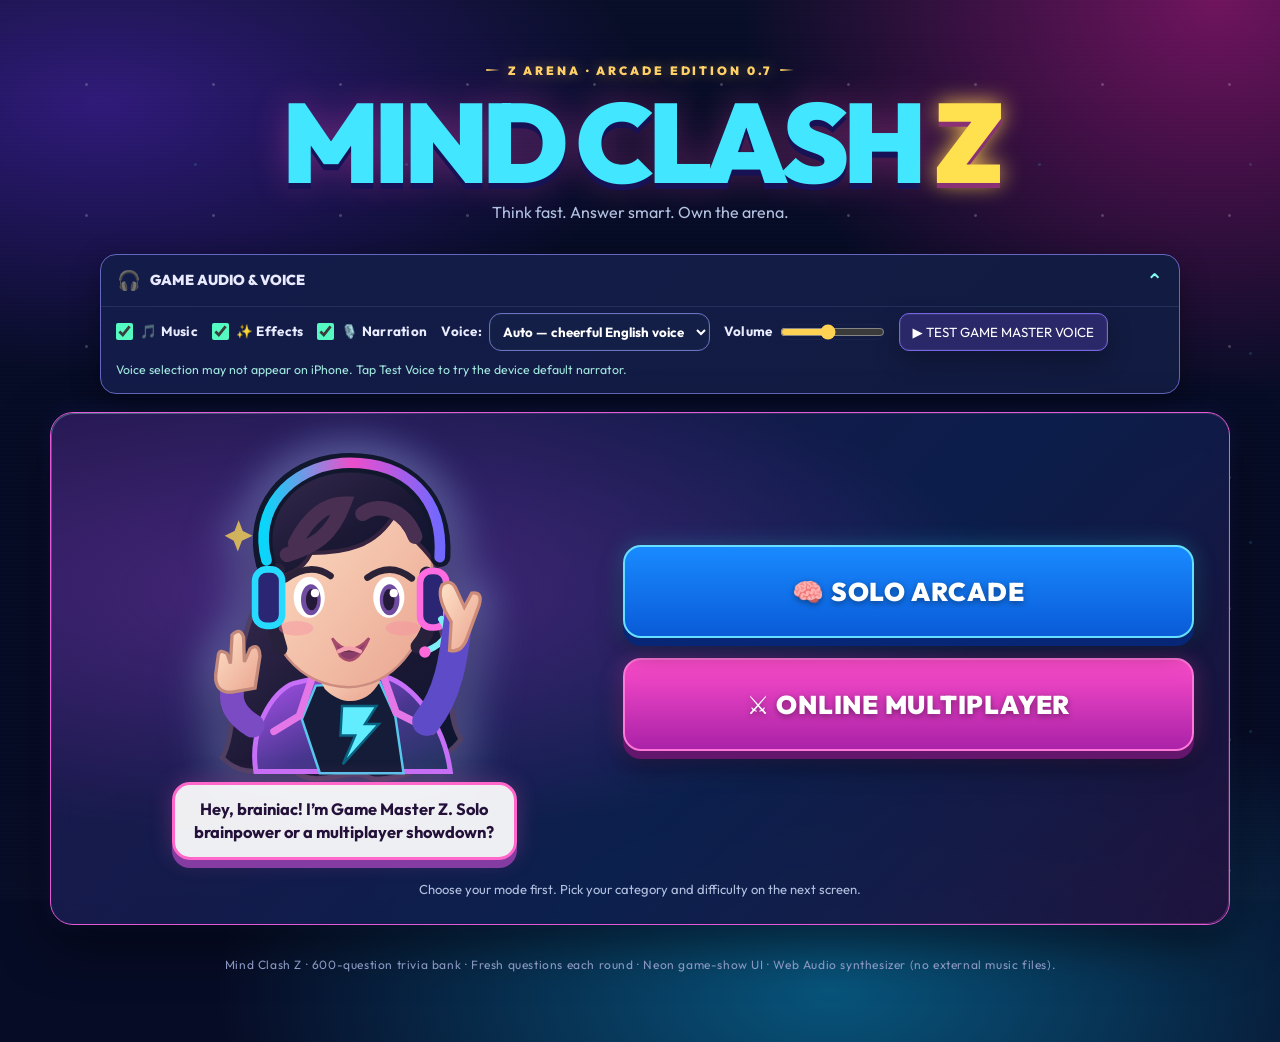
<file: index.html>
<!DOCTYPE html><html lang="en"><head><meta charset="UTF-8"><meta name="viewport" content="width=device-width,initial-scale=1"><title>Mind Clash Z — Quiz Arena</title><style>
:root{color-scheme:dark;--bg:#060816;--bg2:#0d1230;--panel:#0d1630cc;--panel2:#131f43f2;--line:#3b4f87;--mint:#7dffd8;--cyan:#61e9ff;--purple:#b594ff;--pink:#ff6fd8;--gold:#ffd166;--red:#ff5f91;--ink:#f7fbff;--muted:#b3c1e1;--shadow:0 0 0 1px #ffffff0b,inset 0 0 0 1px #ffffff08,0 18px 45px #00000066,0 0 32px #6c6cff24}*{box-sizing:border-box}html,body{min-height:100%}body{margin:0;color:var(--ink);font-family:Inter,system-ui,Segoe UI,sans-serif;background:radial-gradient(circle at 15% 15%,#172859 0,#0c1430 24%,transparent 45%),radial-gradient(circle at 85% 10%,#38145a 0,#1a133d 22%,transparent 42%),radial-gradient(circle at 50% 85%,#0b5c63 0,#071527 28%,transparent 46%),linear-gradient(180deg,#030511,#07101f 34%,#050814 100%);position:relative;overflow-x:hidden}body:before,body:after{content:"";position:fixed;inset:0;pointer-events:none;z-index:-1}body:before{background:repeating-linear-gradient(90deg,#ffffff0a 0 1px,transparent 1px 60px),repeating-linear-gradient(0deg,#ffffff07 0 1px,transparent 1px 60px);opacity:.22}body:after{background:linear-gradient(180deg,#ffffff08 0,transparent 12%,transparent 88%,#ffffff08 100%),repeating-linear-gradient(180deg,#ffffff05 0 2px,transparent 2px 4px);mix-blend-mode:screen;opacity:.18}main{width:min(1180px,94vw);margin:auto;padding:30px 0 70px}.eyebrow{display:inline-flex;align-items:center;gap:8px;color:var(--gold);font-size:12px;letter-spacing:.24em;font-weight:900;text-transform:uppercase;text-shadow:0 0 14px #ffd16677}.eyebrow:before,.eyebrow:after{content:"";width:14px;height:2px;border-radius:999px;background:linear-gradient(90deg,var(--gold),transparent)}.mast{padding:10px 0 8px}.mast h1{font-size:clamp(3rem,8vw,6rem);letter-spacing:-.08em;margin:8px 0 4px;line-height:.92;text-shadow:0 0 18px #74a4ff33,0 0 38px #8b63ff22}.mast h1 span{color:var(--mint);text-shadow:0 0 15px #7dffd899,0 0 42px #7dffd855}.muted,.hint{color:var(--muted)}.hint{font-size:13px;line-height:1.5}.panel{position:relative;background:linear-gradient(160deg,#101a37d9,#0b1328ee 55%,#111a39f2);border:1px solid #4f67a4;border-radius:24px;padding:24px;margin:18px 0;box-shadow:var(--shadow);backdrop-filter:blur(8px);overflow:hidden}.panel:before{content:"";position:absolute;inset:0;border-radius:inherit;padding:1px;background:linear-gradient(135deg,#7dffd84f,transparent 25%,transparent 70%,#ff6fd847);-webkit-mask:linear-gradient(#000 0 0) content-box,linear-gradient(#000 0 0);-webkit-mask-composite:xor;mask-composite:exclude;pointer-events:none}.panel:after{content:"";position:absolute;inset:-60% auto auto -20%;width:220px;height:220px;border-radius:50%;background:radial-gradient(circle,#61e9ff24 0,transparent 65%);pointer-events:none}h2{margin:6px 0 15px;font-size:clamp(1.25rem,2vw,1.6rem);letter-spacing:-.02em}.grid{display:grid;grid-template-columns:repeat(2,minmax(0,1fr));gap:15px}.layout{display:grid;grid-template-columns:minmax(0,2fr) minmax(270px,1fr);gap:18px}.row{display:flex;align-items:center;justify-content:space-between;gap:12px;flex-wrap:wrap}.chip{position:relative;border:1px solid #5d73b6;background:linear-gradient(180deg,#1a2650,#131d3a);border-radius:999px;padding:7px 12px;color:#eff7ff;font-size:12px;font-weight:850;letter-spacing:.05em;text-transform:uppercase;box-shadow:inset 0 0 0 1px #ffffff10,0 0 18px #7e5cff22}.chip#phase{color:var(--gold);border-color:#ad8c36;box-shadow:inset 0 0 0 1px #ffffff10,0 0 18px #ffd16633}select,input,button{font:inherit}select,input{width:100%;border:1px solid #5a6fae;background:linear-gradient(180deg,#071222,#0c1730);color:#fff;border-radius:12px;padding:13px 14px;margin:6px 0 10px;box-shadow:inset 0 0 0 1px #ffffff08}select:focus,input:focus{outline:none;border-color:var(--cyan);box-shadow:0 0 0 3px #61e9ff22,0 0 18px #61e9ff22}label{color:#dce5ff;font-size:13px;font-weight:700;letter-spacing:.02em}button{cursor:pointer;background:linear-gradient(180deg,#1d2f5f,#132142);color:#fff;border:1px solid #6279bb;border-radius:14px;padding:14px 16px;transition:transform .12s ease,box-shadow .15s ease,border-color .15s ease,background .15s ease;box-shadow:0 10px 24px #00000040,inset 0 0 0 1px #ffffff10;position:relative;overflow:hidden}button:hover:not(:disabled){transform:translateY(-1px) scale(1.01);border-color:var(--cyan);box-shadow:0 0 0 1px #61e9ff33,0 12px 30px #00000045,0 0 18px #61e9ff2c}button:active:not(:disabled){transform:translateY(1px) scale(.995)}button:disabled{opacity:.55;cursor:default}.primary{background:linear-gradient(90deg,var(--mint),var(--cyan));color:#07151f;border-color:transparent;font-weight:950;text-align:center;letter-spacing:.08em;text-transform:uppercase;box-shadow:0 10px 28px #38ffd14f,0 0 24px #61e9ff33}.primary:hover:not(:disabled){background:linear-gradient(90deg,#a6ffe9,#8ef0ff);color:#04131a}.wide{width:100%;margin-top:12px;text-align:center}.options{display:grid;grid-template-columns:repeat(2,1fr);gap:12px;margin:18px 0}.option{text-align:left;min-height:74px;display:flex;align-items:center;gap:10px;font-weight:700;background:linear-gradient(180deg,#182756,#111d40)}.option strong{display:grid;place-items:center;width:34px;height:34px;border-radius:10px;background:linear-gradient(180deg,#5b6cff,#8d70ff);color:#fff;box-shadow:0 0 15px #8d70ff40;margin-right:0;flex:0 0 auto}.option.picked{border:2px solid var(--purple);background:linear-gradient(180deg,#372d63,#24224d);box-shadow:0 0 0 1px #c29eff22,0 0 24px #8d70ff26}.option.correct{border:2px solid var(--mint);background:linear-gradient(180deg,#123f47,#0e2f36)}.option.wrong{border:2px solid var(--red);background:linear-gradient(180deg,#4e1f39,#36172b)}.hidden{display:none!important}.timer{font-size:38px;font-variant-numeric:tabular-nums;font-family:"Arial Black",Inter,sans-serif;font-weight:950;color:var(--mint);text-shadow:0 0 18px #7dffd866,0 0 40px #61e9ff33;letter-spacing:.03em}.track{height:12px;border-radius:999px;background:#29365b;overflow:hidden;margin:15px 0;box-shadow:inset 0 0 0 1px #ffffff08}.track>div{height:100%;width:100%;background:linear-gradient(90deg,var(--pink),var(--purple),var(--cyan),var(--mint));background-size:200% 100%;animation:flow 2.4s linear infinite;transition:width .25s}.leader-row{display:flex;justify-content:space-between;gap:12px;padding:12px 14px;border:1px solid #374a7e;border-radius:14px;margin-bottom:10px;background:linear-gradient(180deg,#14234b,#0f1b38)}.leader-row:first-child{border-color:#b59539;box-shadow:0 0 0 1px #ffd16622,0 0 18px #ffd16624;background:linear-gradient(180deg,#2a2340,#181b39)}.leader-row:last-child{margin-bottom:0}.leader-row b{color:var(--mint)}.count-row{margin:15px 0}.count-head{display:flex;justify-content:space-between;gap:12px;color:#ecf3ff;font-size:13px;margin-bottom:6px}.count-track{height:14px;background:linear-gradient(180deg,#202d50,#17213c);border-radius:999px;overflow:hidden;box-shadow:inset 0 0 0 1px #ffffff0b}.count-fill{height:100%;background:linear-gradient(90deg,#ff6fd8,#8d70ff,#61e9ff);box-shadow:0 0 20px #8d70ff45;transition:width .3s}.reveal-votes{text-align:left;margin:20px 0;padding:18px;border:1px solid #556db4;border-radius:18px;background:linear-gradient(180deg,#0f1a34,#0a1327);box-shadow:inset 0 0 0 1px #ffffff07}.reveal-votes h3{margin:0 0 8px;font-size:14px;letter-spacing:.12em;color:var(--gold)}.reveal-votes .count-row{margin:12px 0}.reveal-votes .count-row.is-correct .count-fill{background:linear-gradient(90deg,#34ffc4,#61e9ff)}.reveal-votes .count-row.is-correct .count-head strong{color:var(--mint)}.category-art{height:180px;border-radius:20px;background:radial-gradient(circle at 20% 20%,#5b7be2,#33276c 40%,#121c39 78%);display:flex;align-items:center;justify-content:center;position:relative;overflow:hidden;margin:17px 0;border:1px solid #5971b6;box-shadow:inset 0 0 0 1px #ffffff12,0 0 24px #6e7dff26}.category-art:before,.category-art:after{content:"";position:absolute;border-radius:50%;border:1px solid #ffffff20}.category-art:before{width:170px;height:170px;transform:translate(-145px,-80px)}.category-art:after{width:240px;height:240px;transform:translate(148px,88px)}.category-art .scan{display:none}.category-art:lang(en){speak:none}.category-art:before{box-shadow:0 0 30px #61e9ff10}.category-art::selection{background:transparent}.category-art > *{position:relative;z-index:1}.category-art::marker{display:none}.art-emoji{font-size:84px;filter:drop-shadow(0 12px 18px #0008) drop-shadow(0 0 22px #a98cff55);animation:floaty 3.8s ease-in-out infinite}.art-title{position:absolute;bottom:10px;right:16px;color:#ecf5ff;font-weight:900;font-size:11px;letter-spacing:.16em;text-transform:uppercase;text-shadow:0 0 12px #000000aa}.reveal{position:fixed;inset:0;background:radial-gradient(circle at 50% 20%,#1e215ecc,#0a0d1eea 55%,#02030bdd);z-index:30;overflow-y:auto;display:grid;place-items:center;padding:20px;backdrop-filter:blur(6px)}.reveal-card{width:min(780px,100%);background:linear-gradient(180deg,#172754,#0d1630 55%,#101c3b);border:1px solid #728ae0;border-radius:28px;padding:28px;box-shadow:0 0 0 1px #ffffff10,0 25px 90px #000b,0 0 42px #7d5cff30;text-align:center;animation:popin .28s ease}.reveal-card .category-art{height:205px}.reveal-card h2{font-size:clamp(28px,5vw,42px);margin:13px 0}.answer{font-size:clamp(22px,5vw,36px);font-weight:950;color:var(--mint);text-shadow:0 0 18px #7dffd855}.trivia{padding:16px 18px;border-radius:16px;background:linear-gradient(180deg,#213865,#192b50);color:#eef5ff;line-height:1.6;text-align:left;border:1px solid #4f67a6;box-shadow:inset 0 0 0 1px #ffffff0a}.settings{display:flex;gap:18px;flex-wrap:wrap;margin:10px 0}.settings label{display:flex;gap:8px;align-items:center;background:#111b34;padding:10px 12px;border-radius:999px;border:1px solid #3b4f87;box-shadow:inset 0 0 0 1px #ffffff08}.settings input{width:auto;margin:0;accent-color:var(--mint)}.metric{font-size:35px;font-weight:950;color:var(--mint)}footer{font-size:12px;color:#aab8d8;margin-top:32px;text-align:center;letter-spacing:.05em}#question{line-height:1.25;margin:12px 0;font-size:clamp(22px,3vw,32px);text-shadow:0 0 16px #00000033}#error{font-weight:700}.pulse{animation:pulse 1.2s infinite}@keyframes flow{0%{background-position:0 0}100%{background-position:200% 0}}@keyframes floaty{0%,100%{transform:translateY(0)}50%{transform:translateY(-6px)}}@keyframes pulse{0%,100%{box-shadow:0 0 0 0 #61e9ff00}50%{box-shadow:0 0 0 8px #61e9ff22}}@keyframes popin{0%{transform:scale(.96);opacity:.25}100%{transform:scale(1);opacity:1}}@media(max-width:750px){.layout,.grid{grid-template-columns:1fr}.panel{padding:18px}.options{grid-template-columns:1fr}.mast h1{font-size:3.7rem}.timer{font-size:32px}.leader-row{padding:11px 12px}}
select{color-scheme:dark;background:#101b39;color:#f7fbff}select option{background:#101b39;color:#f7fbff}select option:checked{background:#304577;color:#fff}.modeLink{display:block;text-align:center;color:#92ebff;margin-top:12px;font-weight:800}.question-intro{padding:12px 14px;color:#ffe2a1;background:#242140;border:1px solid #62558e;border-radius:12px;margin:14px 0 8px;line-height:1.45}.answer-actions{display:flex;justify-content:flex-end;margin-top:8px}.submit-answer{min-width:200px}.submit-answer:disabled{opacity:.4}.intro-overlay{position:fixed;inset:0;display:grid;place-items:center;background:#06091ad6;backdrop-filter:blur(22px);z-index:100;text-align:center;padding:20px}.intro-inner{max-width:900px}.intro-kicker{font-size:clamp(19px,3vw,28px);color:#ffd166;letter-spacing:.16em}.intro-count{font-weight:1000;font-size:clamp(86px,23vw,210px);color:#7dffd8;line-height:1.1;text-shadow:0 0 40px #45f9d3;animation:popin .3s ease}.intro-battle{font-size:clamp(32px,7vw,75px);font-weight:1000;color:#fff;text-shadow:0 0 35px #ff70df}.reveal-feedback{margin:12px 0;border:1px solid #6275b7;background:#19284b;border-radius:15px;padding:12px 15px;text-align:left}.feedback-line{padding:6px 0}.confetti-layer{position:fixed;inset:0;z-index:105;overflow:hidden;pointer-events:none}.confetti-piece{position:absolute;top:-22px;width:10px;height:17px;animation:confetti-fall 2.6s cubic-bezier(.25,.6,.35,1) forwards}@keyframes confetti-fall{to{transform:translate(var(--dx),110vh) rotate(var(--rot));opacity:0}}@media(prefers-reduced-motion:reduce){.confetti-piece{animation-duration:.3s}.intro-count{animation:none}}.mode-choices{display:grid;grid-template-columns:1fr 1fr;gap:14px;margin:22px 0}.mode-choices>*{min-height:115px;display:grid;place-items:center;font-weight:950;font-size:1.2rem;text-decoration:none;border-radius:18px;border:2px solid #667bd1;color:white;background:linear-gradient(145deg,#233875,#14264d);cursor:pointer}.mode-choices>*:last-child{background:linear-gradient(145deg,#63217c,#a11e7b)}.mode-choices>*:hover{transform:translateY(-3px);box-shadow:0 0 30px #8f8aff80}.master-intro{display:flex;align-items:center;gap:15px;margin:14px 0}.master-avatar{width:118px;min-width:118px;filter:drop-shadow(0 0 18px #67ebff75)}.master-avatar svg{width:100%;height:auto}.master-says{padding:14px;background:#192a50;border:1px solid #627fbb;border-radius:18px;font-weight:700;line-height:1.4}.question-illustration{max-height:210px;overflow:hidden;margin:12px 0;border-radius:16px}.question-illustration svg{width:100%;height:160px;display:block;object-fit:cover}.topic-picture{display:flex;align-items:center;justify-content:center;gap:16px;background:linear-gradient(125deg,#352569,#0a5260);height:150px;border:1px solid #6475bf;border-radius:16px}.topic-picture span{font-size:65px}.topic-picture strong{letter-spacing:.18em;font-size:17px}.voice-bar{display:flex;gap:12px;align-items:center;flex-wrap:wrap;margin:12px 0}.voice-bar button{padding:9px 14px}.mode-back{margin:0 0 14px}.reveal-card .question-illustration svg{height:180px}@media(max-width:650px){.mode-choices{grid-template-columns:1fr}.master-avatar{width:88px;min-width:88px}}#play #questionArt,#play #questionIllustration{display:none!important}
#play{grid-template-columns:minmax(0,1fr)!important;max-width:790px;margin:auto}#play aside{display:none!important}
#play .master-avatar{width:60px;min-width:60px}
#play .master-says{font-size:13px;padding:8px 10px}
#play #questionIntro{font-size:12px;padding:6px 9px}
#play .panel{margin:10px 0}
#soloRevealBoard{margin:8px 0;text-align:left;max-height:190px;overflow:auto}
#soloRevealBoard .leader-row{padding:5px 9px}
.solo-reveal-close{display:block;margin-left:auto;font-size:12px;padding:7px 12px}
#reveal .reveal-card{max-height:94dvh;overflow:auto;overscroll-behavior:contain}#reveal #continue{position:sticky;bottom:0;z-index:3;box-shadow:0 0 18px #05091b;background:#7dffd8;color:#061226}#reveal .solo-reveal-close{position:sticky;bottom:54px;z-index:4;background:#182849;color:#fff}
@media(max-width:650px){#play .layout{grid-template-columns:1fr}}
</style><link rel="stylesheet" href="./arcade.css?v=8"></head><body><main><header class="mast"><div class="eyebrow">Z ARENA · ARCADE EDITION 0.7</div><h1>MIND CLASH <span>Z</span></h1><div class="muted">Think fast. Answer smart. Own the arena.</div></header><div id="audioConsole" class="audio-console"></div>
<section class="panel" id="modeHome"><div class="master-intro"><div id="homeMascot"></div><div class="master-says">Hey, brainiac! I’m Game Master Z. Solo brainpower or a multiplayer showdown?</div></div><div class="mode-choices"><button id="homeSolo">🧠 SOLO ARCADE</button><a href="./multiplayer.html?v=20261010e">⚔️ ONLINE MULTIPLAYER</a></div><p class="hint">Choose your mode first. Pick your category and difficulty on the next screen.</p></section><section class="panel hidden" id="setup"><button class="mode-back" id="backSetup">← BACK TO MODES</button><h2>Set up your battle</h2><div class="grid"><div><label for="mode">Game mode</label><select id="mode"><option value="solo">Solo Challenge</option><option value="duel">Local 1v1 · same device</option></select></div><div><label for="cat">Category</label><select id="cat"></select></div><div><label for="difficulty">Difficulty</label><select id="difficulty"><option value="random">Random Mix · Mystery Difficulty (includes Super Hard ×2)</option><option value="easy">Easy only</option><option value="medium">Medium only</option><option value="hard">Hard only</option><option value="superhard">Super Hard only · 2× points</option></select></div><div><label for="rounds">Questions per match</label><select id="rounds"><option value="2">2 questions</option><option value="5" selected>5 questions</option><option value="8">8 questions</option><option value="10">10 questions</option><option value="15">15 questions</option></select><p class="hint" id="soloCount"></p></div><div><label for="p1">Player 1</label><input id="p1" value="Player Z" maxlength="22"></div><div id="p2box" class="hidden"><label for="p2">Player 2</label><input id="p2" value="Challenger" maxlength="22"></div></div><div class="settings"><label><input id="music" type="checkbox" checked> Background music</label><label><input id="sfx" type="checkbox" checked> Sound effects</label><label><input id="voice" type="checkbox" checked> Game Master reads questions aloud</label></div><p class="hint">Local 1v1: players take turns answering the same question. Live vote totals are based only on actual submitted answers. No simulated votes. Super Hard doubles base and speed points. Images are illustrated category artwork; no internet required.</p><button class="primary wide" id="start">ENTER THE ARENA →</button><p id="error" style="color:var(--red)" role="alert"></p><a class="modeLink" href="./multiplayer.html?v=20261010e">🌐 SWITCH TO ONLINE MULTIPLAYER →</a></section>
<div class="row hidden" id="gameControls"><button id="backBtn">← BACK TO MENU</button><button id="pauseBtn">⏸ PAUSE</button><button id="quitBtn">QUIT GAME</button></div><div class="layout hidden" id="play"><section class="panel"><div class="row"><span class="chip" id="phase"></span><span class="chip" id="progress"></span><span class="timer" id="timer">30s</span></div><div class="track"><div id="clockBar"></div></div><div class="master-intro"><div id="questionMascot"></div><div class="master-says" id="masterLine">The arena is ready. Listen closely!</div></div><div class="voice-bar"><button id="speakQuestion">🔊 REPLAY QUESTION</button><span class="hint">Voice uses your browser's speech engine.</span></div><div class="category-art" id="questionArt"><span class="art-emoji" id="questionEmoji">🧠</span><span class="art-title" id="artLabel"></span></div><div class="row"><span class="chip" id="categoryTag"></span><span class="chip" id="turn"></span></div><div id="questionIllustration" class="question-illustration"></div><div class="question-intro" id="questionIntro"></div><h2 id="question"></h2><div id="options" class="options"></div><div class="answer-actions"><button class="primary submit-answer" id="submitAnswer" disabled>SUBMIT ANSWER →</button></div><p class="hint" id="waiting" aria-live="polite"></p></section><aside><div class="panel hidden" id="livePanel"><h2>Answer Breakdown</h2><p class="hint">Actual votes on the current question</p><div id="voteBars"></div><p id="voteTotal" class="hint" aria-live="polite"></p></div><div class="panel"><h2>Leaderboard</h2><div id="leader"></div><p class="hint">Updates after each answer reveal</p></div></aside></div>
<section class="panel hidden" id="results"><h2 id="winner"></h2><p id="summary" class="muted"></p><div id="finalBoard"></div><button class="primary wide" id="again">PLAY AGAIN</button><p class="hint">Online room codes, genuine remote player votes, server leaderboards and synced screens require a connected multiplayer backend.</p></section>
<div id="reveal" class="reveal hidden" role="dialog" aria-modal="true" aria-labelledby="revealHeading"><div class="reveal-card"><div class="eyebrow" id="revealPrelude">ANSWER REVEAL</div><h2 id="revealHeading">The correct answer is…</h2><div id="revealAnswer" class="hidden"><div class="category-art"><span id="revealEmoji" class="art-emoji"></span><span class="art-title" id="revealCategory"></span></div><div class="answer" id="correctAnswer"></div><div id="revealIllustration" class="question-illustration"></div><p id="answerStats" class="muted"></p><div id="playerFeedback" class="reveal-feedback"></div><section class="reveal-votes" aria-label="Answer distribution"><h3>HOW EVERYONE ANSWERED</h3><p id="revealVoteTotal" class="hint"></p><div id="revealVoteBars"></div></section><div class="trivia"><strong>💡 WHY THAT ANSWER?</strong><div id="triviaText"></div></div><div class="trivia"><strong>🏆 LIVE LEADERBOARD</strong><div id="soloRevealBoard"></div></div><button class="primary wide" id="continue">NEXT QUESTION →</button><button class="solo-reveal-close" id="closeSoloReveal">✕ CLOSE & CONTINUE</button></div></div></div>
<div id="introOverlay" class="intro-overlay hidden" aria-live="polite"><div class="intro-inner"><div class="intro-kicker" id="introKicker">READY?</div><div class="intro-count" id="introCount">3</div><div class="intro-battle hidden" id="introBattle">BATTLE OF THE BRAINS BEGINS!</div></div></div><div id="confettiLayer" class="confetti-layer hidden" aria-hidden="true"></div><footer>Mind Clash Z · 600-question trivia bank · Fresh questions each round · Neon game-show UI · Web Audio synthesizer (no external music files).</footer></main><script src="./explanations.js"></script><script src="./mascot.js"></script><script src="./audio.js"></script><script src="./audio-ui.js?v=8"></script><script src="./question-rotation.js?v=20261009d"></script><script type="module">
'use strict';
import {QUESTIONS,ART} from './questions.js?v=20261009d';
const DATA=QUESTIONS;
const $=id=>document.getElementById(id);const letters=['A','B','C','D'];const seconds={easy:30,medium:30,hard:30,superhard:30};const points={easy:100,medium:200,hard:300,superhard:300};const multiplier={easy:1,medium:1,hard:1,superhard:2};let game=null,clock=null,remaining=0,audioCtx=null,musicLoop=null,musicStep=0,paused=false,selected=-1,introInterval=null,introDelay=null;
$('homeMascot').innerHTML=MCZ.figure();$('questionMascot').innerHTML=MCZ.figure();$('homeSolo').onclick=()=>{$('modeHome').classList.add('hidden');$('setup').classList.remove('hidden')};$('backSetup').onclick=()=>{$('setup').classList.add('hidden');$('modeHome').classList.remove('hidden')};$('speakQuestion').onclick=()=>{if(game?.q)MCZ.speak(game.q.q,true)};$('voice').onchange=()=>{if(!$('voice').checked)MCZ.stopVoice()};
$('cat').innerHTML='<option value="All">🎲 All Categories (Mixed)</option>'+Object.keys(ART).map(x=>`<option value="${x}">${ART[x]} ${x}</option>`).join('');
$('mode').onchange=()=>$('p2box').classList.toggle('hidden',$('mode').value!=='duel');
function updateSoloRounds(){const pool=DATA.filter(q=>($('cat').value==='All'||q.cat===$('cat').value)&&($('difficulty').value==='random'||q.diff===$('difficulty').value));const count=MCZQuestionRotation.remaining(pool).length;const current=Number($('rounds').value)||5;const opts=[2,5,8,10,15].filter(n=>n<=count);$('rounds').innerHTML=opts.map(n=>'<option value="'+n+'">'+n+' questions</option>').join('');if(opts.length)$('rounds').value=String(opts.includes(current)?current:opts[opts.length-1]);$('soloCount').textContent=count+' unused questions remaining. Played questions will not repeat.';$('start').disabled=!opts.length}
$('cat').onchange=updateSoloRounds;$('difficulty').onchange=updateSoloRounds;updateSoloRounds();

function tone(freq,duration=.15,type='sine',volume=.045){if($('sfx').checked)MCZ.audio.ping(freq,duration,type,Math.max(.07,volume*3))}
function beep(freq,duration=.15,type='sine',volume=.045){MCZ.audio.ping(freq,duration,type,Math.max(.06,volume*3))}
function musicStart(){if($('music').checked)MCZ.audio.startMusic()}
function musicStop(){MCZ.audio.stopMusic()}
$('music').onchange=()=>{MCZ.audio.setMusic($('music').checked);if(game)($('music').checked?musicStart():musicStop())};
function updateLeader(id='leader'){const target=$(id);if(!game)return;const entries=game.players.map((name,i)=>({name,score:game.scores[i],correct:game.right[i]})).sort((a,b)=>b.score-a.score||b.correct-a.correct);target.innerHTML=entries.map((e,i)=>`<div class="leader-row"><span>${i===0?'👑 ':''}${i+1}. ${escapeHtml(e.name)}</span><b>${e.score.toLocaleString()} pts</b></div>`).join('')}
function escapeHtml(s){return s.replace(/[&<>"']/g,c=>({'&':'&amp;','<':'&lt;','>':'&gt;','"':'&quot;',"'":'&#39;'}[c]))}
function updateVotes(show=false){if(!game)return;$('livePanel').classList.toggle('hidden',!show);if(!show){$('voteBars').innerHTML='<p class="hint">🔒 Answer distribution unlocks when time runs out.</p>';$('voteTotal').textContent='Votes are hidden until the answer reveal.';return}const total=game.votes.filter(x=>x>=0).length;const counts=letters.map((_,i)=>game.votes.filter(x=>x===i).length);$('voteBars').innerHTML=counts.map((n,i)=>`<div class="count-row"><div class="count-head"><strong>${letters[i]} · ${escapeHtml(game.q.opts[i])}</strong><b>${n} (${total?Math.round(100*n/total):0}%)</b></div><div class="count-track"><div class="count-fill" style="width:${total?100*n/total:0}%"></div></div></div>`).join('');$('voteTotal').textContent=`${total} submitted · ${game.votes.filter(x=>x===-1).length} timeouts`}
const INTROS={Philippines:'A quick dive into Philippine people, places, and history.',"K-Drama":'Scene check! Watch the story and character details.',History:'Dig into the event behind the headline.',World:'A global knowledge check. Think beyond the obvious.',Geography:'Picture the map before choosing.',Science:'Follow the evidence and scientific reasoning.',Movies:'Think about the scene, cast, or story.',Music:'Listen to the history behind the hit.',Sports:'Playbook knowledge meets quick thinking.',Technology:'How well do you know the inventions shaping life?',Food:'On the menu: culture, ingredients, and origins.',Animals:'Nature has surprising answers. Watch the details.',Space:'Look beyond Earth for this round.',Literature:'Consider the author, book, and context.',Art:'Think of the artist, era, and technique.',Mythology:'Ancient stories, but a fresh challenge.',Business:'A quick test of how the business world works.',Computers:'Bits, logic, and digital history in one question.',Nature:'What does the natural world reveal?',Language:'Pay attention to meaning and origins.',Gaming:'Gaming knowledge: time to level up.'};
const SCENE_LEADS={"Why do filmmakers draw storyboards before shooting a scene?":"Before a movie scene is filmed, some of its most important decisions happen on paper.","What does a musical time signature tell the performer?":"Two small numbers at the start of a music score help an entire band stay together.","Why does a badminton shuttlecock slow quickly after a hit?":"A badminton smash can be incredibly fast, yet the shuttlecock loses speed unusually quickly.","Why is two-factor authentication safer than using only a password?":"Imagine a password has been exposed. There's a second line of defense worth knowing.","What gas makes yeast-leavened bread dough rise?":"Bakers rely on tiny organisms that quietly change dough before it reaches the oven.","How do many bats find insects while flying in darkness?":"Some nighttime hunters perceive their surroundings without depending entirely on sight.","What was a central reason the United Nations was established in 1945?":"The aftermath of World War II led countries to create a new place for diplomacy.","What mainly causes ocean tides on Earth?":"Coastlines rise and fall through the day, even when the weather stays calm.","Why does Mars appear reddish in many photographs?":"Mars has a color that tells scientists something about the chemistry of its surface."};
const REASONS={
'What is the capital of the Philippines?':'Manila is the capital city where key national government institutions are based, even though Quezon City is larger in population.',
'Which island group includes Cebu?':'Cebu belongs to the Visayas island group, specifically the Central Visayas region.',
'When was Philippine independence from Spain declared?':'The declaration was proclaimed on June 12, 1898 in Kawit, Cavite. Independence from the United States came later, in 1946.',
'Who was known as the “Great Plebeian”?':'Andrés Bonifacio earned this title for his working-class background and revolutionary leadership in the Katipunan.',
'Which treaty ended the Spanish-American War?':'The 1898 Treaty of Paris ended the war. Under it, Spain ceded the Philippines to the United States.',
'Historians generally consider the Code of Kalantiaw to be what?':'Researchers, notably William Henry Scott, found no reliable historical basis for the supposed precolonial legal code; it is considered a fabrication.',
'Where is Yoon Se-ri from in Crash Landing on You?':'Yoon Se-ri is a South Korean businesswoman. Her accidental arrival in North Korea drives the central conflict.',
'What is Woo Young-woo’s profession?':'Woo Young-woo works as an attorney. The story centers on her handling legal cases at a law firm.',
'Who played Do Jung-woo in Awaken (2020)?':'Namkoong Min portrays Do Jung-woo, the detective investigating crimes linked to the White Night Village.',
'What is the revenge taxi company called in Taxi Driver?':'Rainbow Taxi is the cover business whose team secretly helps victims seek justice.',
};
function explainQuestion(q){return MCZ.explain(q)}
function originalRoundFeedback(q,v,left,person){const ratio=left/seconds[q.diff];if(v===q.correct)return person+': '+(ratio>=.7?'LIGHTNING GENIUS! ⚡ That answer was instant.':ratio>=.4?'YOU ARE A GENIUS! 🧠 Brilliant call.':'CLUTCH BRAIN ENERGY! 🎯 You got it under pressure.');if(v===-1)return person+': The clock said “plot twist!” ⏰ Your comeback arc starts next round.';return person+': '+q.opts[v]+' had main-character energy, but '+q.opts[q.correct]+' got the role. '+(q.cat==='K-Drama'?'K-drama plot twist!':q.cat==='Science'?'The experiment said “try again.”':q.cat==='History'?'History just dropped a plot twist.':q.cat==='Gaming'?'Respawn that brainpower next round!':'Plot twist, but we learn and level up!')}
function confetti(){const layer=$('confettiLayer');layer.innerHTML='';layer.classList.remove('hidden');const colors=['#7dffd8','#ff72d9','#ffd166','#8fa1ff','#fff'];for(let i=0;i<65;i++){const p=document.createElement('i');p.className='confetti-piece';p.style.left=(Math.random()*100)+'vw';p.style.background=colors[i%colors.length];p.style.animationDelay=(Math.random()*.65)+'s';p.style.setProperty('--dx',(Math.random()*180-90)+'px');p.style.setProperty('--rot',(Math.random()*1100-550)+'deg');layer.append(p)}setTimeout(()=>{layer.innerHTML='';layer.classList.add('hidden')},3400)}
function startIntro(done){MCZ.audio.speak('Ready, brainiacs? Three, two, one! Battle of the brains begins!', $('voice').checked);$('introOverlay').classList.remove('hidden');$('introCount').classList.remove('hidden');$('introBattle').classList.add('hidden');$('introKicker').textContent='READY?';let n=3;$('introCount').textContent=n;introInterval=setInterval(()=>{n--;if(n>0){$('introCount').textContent=n;tone(460+n*110,.12,'square',.018)}else{clearInterval(introInterval);introInterval=null;$('introCount').classList.add('hidden');$('introBattle').classList.remove('hidden');tone(900,.35,'triangle',.05);introDelay=setTimeout(()=>{$('introOverlay').classList.add('hidden');introDelay=null;if(game)done()},1200)}},900)}
function shuffle(items){const a=[...items];for(let i=a.length-1;i>0;i--){const j=Math.floor(Math.random()*(i+1));[a[i],a[j]]=[a[j],a[i]]}return a}
function buildQueue(category,difficulty,count){const candidates=DATA.filter(x=>(difficulty==='random'||x.diff===difficulty)&&(category==='All'||x.cat===category));return MCZQuestionRotation.pick(candidates,count,MCZQuestionRotation.readHistory(),difficulty==='random')}
$('start').onclick=()=>{const players=[$('p1').value.trim()||'Player Z'];if($('mode').value==='duel')players.push($('p2').value.trim()||'Challenger');if(new Set(players.map(x=>x.toLowerCase())).size!==players.length){$('error').textContent='Enter two different player names.';return}const queue=buildQueue($('cat').value,$('difficulty').value,Number($('rounds').value));if(!queue){$('error').textContent='Not enough unused questions for this match. Choose fewer rounds or another category. No repeats allowed.';return}MCZ.audio.unlock();MCZ.audio.effect('go');game={players,queue,index:0,scores:players.map(()=>0),right:players.map(()=>0),history:[],votes:[],timeLeft:[],active:0,q:null,answered:false};$('error').textContent='';$('setup').classList.add('hidden');$('results').classList.add('hidden');$('play').classList.remove('hidden');$('gameControls').classList.remove('hidden');musicStart();startIntro(showQuestion)};
function showQuestion(){clearInterval(clock);if(game.index>=game.queue.length){finish();return}game.q=game.queue[game.index];MCZQuestionRotation.remember([game.q]);game.votes=game.players.map(()=>null);game.timeLeft=game.players.map(()=>0);game.active=0;game.answered=false;selected=-1;$('phase').textContent=(game.q.diff==='superhard'?'SUPER HARD · 2× POINTS':game.q.diff.toUpperCase()+' LEVEL');$('progress').textContent=`QUESTION ${game.index+1} / ${game.queue.length}`;$('question').textContent=game.q.q;$('questionIntro').textContent=SCENE_LEADS[game.q.q]||INTROS[game.q.cat]||'Round briefing: think it through before you commit.';$('questionIllustration').innerHTML=MCZ.art(game.q);$('masterLine').textContent='Category: '+game.q.cat+'. This one deserves your best brainwave.';MCZ.speak(game.q.q,$('voice').checked);$('questionEmoji').textContent=ART[game.q.cat];$('artLabel').textContent=game.q.cat.toUpperCase();$('categoryTag').textContent=game.q.cat;$('waiting').textContent='Select an answer before the timer runs out.';$('options').innerHTML='';game.q.opts.forEach((opt,i)=>{let btn=document.createElement('button');btn.className='option';let strong=document.createElement('strong');strong.textContent=letters[i];btn.append(strong,document.createTextNode(opt));btn.onclick=()=>chooseAnswer(i);$('options').append(btn)});updateVotes(false);updateLeader();startTurn()}
function chooseAnswer(i){if(paused||!game||game.answered||game.votes[game.active]!==null||remaining<=0)return;selected=i;MCZ.audio.effect('click');[...$('options').children].forEach((btn,j)=>btn.classList.toggle('picked',j===i));$('submitAnswer').disabled=false;$('waiting').textContent='Selected '+letters[i]+'. You can still change it — click SUBMIT to lock.';tone(560,.09)}
$('submitAnswer').onclick=()=>{if(selected>=0){MCZ.audio.effect('click');castVote(selected)}};
function startTurn(){clearInterval(clock);paused=false;selected=-1;remaining=seconds[game.q.diff];$('turn').textContent=game.players[game.active]+' ANSWERING';$('timer').textContent=remaining+'s';$('clockBar').style.width='100%';$('submitAnswer').disabled=true;$('waiting').textContent=game.players[game.active]+', select an option, change it if needed, then click SUBMIT before time runs out.';[...$('options').children].forEach(btn=>{btn.disabled=false;btn.classList.remove('picked')});clock=setInterval(()=>{if(paused)return;remaining--;$('timer').textContent=remaining+'s';$('clockBar').style.width=Math.max(0,remaining/seconds[game.q.diff]*100)+'%';if(remaining<=3&&remaining>0)tone(440,.075,'square',.018);if(remaining<=0){clearInterval(clock);if(game.votes[game.active]===null)castVote(-1);endTurn()}},1000)}
function castVote(chosen){if(paused||!game||game.answered||game.votes[game.active]!==null||(remaining<=0&&chosen>=0))return;game.votes[game.active]=chosen;game.timeLeft[game.active]=chosen<0?0:remaining;tone(chosen<0?160:580,.16);$('submitAnswer').disabled=true;[...$('options').children].forEach((btn,i)=>{btn.disabled=true;btn.classList.toggle('picked',i===chosen)});$('waiting').textContent=chosen<0?'Time is up!':'Answer submitted and locked! Wait for the timer to reach zero.'}
function endTurn(){if(game.active<game.players.length-1){game.active++;startTurn()}else{game.answered=true;[...$('options').children].forEach(btn=>btn.disabled=true);$('waiting').textContent='Time is up! Revealing the answer…';showReveal()}}
function showReveal(){const q=game.q;let winners=[];game.votes.forEach((v,i)=>{if(v===q.correct){let gain=(points[q.diff]+Math.max(0,game.timeLeft[i])*10)*multiplier[q.diff];game.scores[i]+=gain;game.right[i]++;winners.push(`${game.players[i]} +${gain}`)}});game.history.push({q:q.q,votes:[...game.votes],correct:q.correct});$('revealPrelude').textContent='QUESTION '+(game.index+1)+' · TIME IS UP'+(q.diff==='superhard'?' · SUPER HARD 2× BONUS':'');$('revealHeading').textContent='ANSWER REVEALED!';$('revealEmoji').textContent=ART[q.cat];$('revealCategory').textContent=q.cat.toUpperCase();$('correctAnswer').textContent=letters[q.correct]+'. '+q.opts[q.correct];$('triviaText').textContent=explainQuestion(q);$('revealIllustration').innerHTML=MCZ.art(q);MCZ.stopVoice();MCZ.audio.effect(winners.length?'correct':'wrong');MCZ.speak('The answer is '+q.opts[q.correct]+'. '+MCZ.explain(q),$('voice').checked);$('playerFeedback').replaceChildren();game.players.forEach((person,i)=>{const line=document.createElement('div');line.className='feedback-line';line.textContent=person+': '+MCZ.feedback(q,game.votes[i],game.timeLeft[i],seconds[q.diff]);$('playerFeedback').append(line)});if(winners.length)confetti();$('answerStats').textContent=winners.length?winners.join(' · '):'No correct answers this round';const voteCount=game.votes.filter(v=>v>=0).length;const missed=game.votes.filter(v=>v===-1).length;$('revealVoteTotal').textContent=`${voteCount} vote${voteCount===1?'':'s'} submitted${missed?' · '+missed+' timeout'+(missed===1?'':'s'):''}`;$('revealVoteBars').innerHTML=letters.map((letter,i)=>{const count=game.votes.filter(v=>v===i).length;const pct=voteCount?Math.round(count/voteCount*100):0;return `<div class="count-row ${i===q.correct?'is-correct':''}"><div class="count-head"><strong>${letter} · ${escapeHtml(q.opts[i])}${i===q.correct?' ✓ Correct':''}</strong><b>${count} (${pct}%)</b></div><div class="count-track"><div class="count-fill" style="width:${pct}%"></div></div></div>`}).join('');updateLeader('soloRevealBoard');$('revealAnswer').classList.remove('hidden');$('reveal').classList.remove('hidden');$('continue').textContent=game.index===game.queue.length-1?'VIEW FINAL LEADERBOARD →':'NEXT QUESTION →';updateVotes(true);updateLeader();tone(winners.length?740:220,.4,winners.length?'sine':'sawtooth',.035);setTimeout(()=>tone(winners.length?988:180,.33,'sine',.03),160)}
$('continue').onclick=()=>{$('reveal').classList.add('hidden');game.index++;showQuestion()};$('closeSoloReveal').onclick=()=>$('continue').click();
function finish(){clearInterval(clock);musicStop();MCZ.stopVoice();$('play').classList.add('hidden');$('gameControls').classList.add('hidden');$('results').classList.remove('hidden');updateLeader('finalBoard');const winners=[...game.players.keys()].sort((a,b)=>game.scores[b]-game.scores[a]);const tie=game.players.length>1&&game.scores[winners[0]]===game.scores[winners[1]];$('winner').textContent=tie?'IT’S A DRAW!':game.players.length>1?'🏆 '+game.players[winners[0]]+' WINS!':'CHALLENGE COMPLETE';$('summary').textContent=`${game.queue.length} questions played · `+game.players.map((p,i)=>`${p}: ${game.scores[i].toLocaleString()} points, ${game.right[i]} correct`).join(' · ')}
function leaveSolo(){if(!game)return;MCZ.stopVoice();clearInterval(clock);clearInterval(introInterval);clearTimeout(introDelay);$('introOverlay').classList.add('hidden');$('confettiLayer').classList.add('hidden');musicStop();paused=false;game=null;$('reveal').classList.add('hidden');$('play').classList.add('hidden');$('gameControls').classList.add('hidden');$('results').classList.add('hidden');$('modeHome').classList.remove('hidden')}
$('pauseBtn').onclick=()=>{if(!game||!$('introOverlay').classList.contains('hidden'))return;paused=!paused;$('pauseBtn').textContent=paused?'▶ RESUME':'⏸ PAUSE';$('waiting').textContent=paused?'GAME PAUSED · resume to continue.':'Game resumed. Choose your answer.';if(paused){musicStop();MCZ.stopVoice();MCZ.audio.effect('pause')}else{musicStart();MCZ.audio.effect('resume')}};
$('backBtn').onclick=()=>{if(confirm('Return to menu? Your current match will end.'))leaveSolo()};
$('quitBtn').onclick=()=>{if(confirm('Quit current match?'))leaveSolo()};
$('again').onclick=()=>{$('results').classList.add('hidden');$('setup').classList.remove('hidden');game=null;updateSoloRounds()};
</script></body></html>
</file>
<file: arcade.css>
/* Mind Clash Z visual edition 0.7 — consistent arcade art direction */
@import url('https://fonts.googleapis.com/css2?family=Outfit:wght@400;500;600;700;800;900&display=swap');
:root{--arcade-ink:#fcfaff;--arcade-pink:#ff46b8;--arcade-cyan:#42e7ff;--arcade-yellow:#ffce4a;--arcade-green:#55f5a7;--arcade-purple:#8456ff}
html{scroll-behavior:smooth}body{font-family:'Outfit',Inter,system-ui,sans-serif!important;background:radial-gradient(ellipse 50% 30% at 8% 10%,#2f1a79 0%,transparent 85%),radial-gradient(ellipse 44% 45% at 95% 0%,#6e125d 0%,transparent 84%),radial-gradient(ellipse 60% 42% at 65% 95%,#08547b 0%,transparent 80%),#070c26!important;color:var(--arcade-ink)!important}
body::before{position:fixed;inset:0;content:"";pointer-events:none;z-index:-1;background-image:radial-gradient(#ffffffa0 1px,transparent 1.8px),radial-gradient(#46e8ff80 1px,transparent 2px),linear-gradient(transparent 97%,#5650a112 98%);background-size:127px 131px,211px 189px,100% 68px;background-position:23px 19px,90px 70px,0 0;opacity:.33}
main.wrap,main{max-width:1220px!important}header.mast,.wrap>.mode{text-align:center}header.mast{padding:25px 10px 20px;position:relative}header.mast h1,.hero{font-family:'Outfit',system-ui,sans-serif!important;font-weight:900!important;letter-spacing:-.055em!important;line-height:1.0!important;text-shadow:0 6px 0 #171255,0 0 36px #ff50c455!important}
header.mast h1{font-size:clamp(3.3rem,9vw,7rem)!important;color:var(--arcade-cyan)!important}header.mast h1 span{color:#ffe14f!important;text-shadow:0 5px 0 #8a3176,0 0 22px #ffc654!important}
.hero{font-size:clamp(3.2rem,8vw,6.6rem)!important;text-align:center;background:linear-gradient(100deg,#45e9ff,#fff,#ff42bf,#ffe35e);-webkit-background-clip:text;background-clip:text;-webkit-text-fill-color:transparent}
.panel{background:linear-gradient(152deg,#141b4af2,#0b1738ef 55%,#1a1746ee)!important;border:1px solid #7771d3!important;box-shadow:0 18px 50px #0008,inset 0 1px 0 #ffffff17,0 0 22px #4b5eff22!important;border-radius:23px!important;backdrop-filter:blur(13px);position:relative}
.panel>h2,.panel h3{letter-spacing:.015em;font-weight:850}
button,.mode-choices>*{font-family:inherit;transition:transform .13s,box-shadow .18s,filter .18s!important}button:hover:enabled,.mode-choices>*:hover{transform:translateY(-2px);filter:brightness(1.11)}
.primary,.go{color:#172038!important;border:0!important;background:linear-gradient(180deg,#ffe873,#ffb613)!important;box-shadow:inset 0 2px 0 #ffffff88,0 7px 0 #a45811,0 14px 25px #0007,0 0 24px #efba3550!important;font-weight:900!important;text-shadow:none!important;letter-spacing:.04em}
.primary:hover,.go:hover{box-shadow:inset 0 2px 0 #fff9,0 7px 0 #a45811,0 12px 35px #f7bc3666!important}
#modeHome{display:grid;grid-template-columns:minmax(260px,.95fr) minmax(280px,1.05fr);align-items:center;gap:20px;padding:24px 35px 25px;min-height:440px;border-color:#e459d5!important;background:radial-gradient(ellipse at 23% 35%,#642f99a0,transparent 52%),linear-gradient(135deg,#231950e8,#0c1f4df0 60%,#22113ddf)!important}
#modeHome .master-intro{display:flex;flex-direction:column;justify-content:center;align-items:center;text-align:center;margin:0;align-self:stretch}
#homeMascot .master-avatar{width:min(100%,280px)!important;margin:auto}
#modeHome .master-says{max-width:345px;text-align:center;font-size:1.03rem;background:#ffffffed!important;color:#24113a!important;border:3px solid #ff67cb!important;box-shadow:0 8px 0 #853ca2,0 0 22px #f161c444;margin-top:-18px;position:relative;z-index:2}
#modeHome .mode-choices{display:grid;grid-template-columns:1fr!important;align-content:center;gap:20px;margin:0}
#modeHome .mode-choices>*{display:flex;align-items:center;justify-content:center;min-height:93px;font-weight:900;font-size:clamp(1.15rem,2vw,1.65rem);letter-spacing:.03em;text-align:center;text-decoration:none;border-radius:18px!important;border:2px solid #67e0ff!important;background:linear-gradient(180deg,#198aff,#0a5bd8)!important;box-shadow:0 8px 0 #082676,0 15px 26px #0006,0 0 22px #37dfff44;color:white!important;text-shadow:0 2px 6px #0006!important}
#modeHome .mode-choices>*:last-child{border-color:#ff77d9!important;background:linear-gradient(180deg,#fb4cca,#aa22a8)!important;box-shadow:0 8px 0 #64166d,0 15px 26px #0006,0 0 22px #ff4aca55}
#modeHome>.hint{grid-column:1/-1;text-align:center;margin:0}
.master-portrait{width:100%!important;height:auto!important;display:block;max-height:360px;object-fit:contain;filter:drop-shadow(0 12px 24px #0008) drop-shadow(0 0 18px #cf63ff65)}
.master-avatar{min-width:90px!important;max-width:300px}
.master-intro{gap:18px!important}.master-says{background:#231b56!important;color:#fff!important;border:1px solid #ae7fff!important;box-shadow:0 6px 0 #05062680;padding:13px 17px!important}
#setup .grid>div, #entry .grid>div{background:#0a1740b0;border:1px solid #404e92;border-radius:18px;padding:13px}
label{font-weight:750!important}
select,input:not([type=checkbox]):not([type=range]){color-scheme:dark!important;background:#0c1734!important;color:#fff!important;border:2px solid #4c66a9!important;border-radius:12px!important}
select option{background:#122348!important;color:white!important}
#question{font-size:clamp(1.35rem,3vw,2.25rem)!important;font-weight:900!important;line-height:1.18!important}
#questionText{font-size:clamp(1.4rem,2.5vw,2.25rem);font-weight:900;line-height:1.2}
.options .option,.answers button{background:linear-gradient(170deg,#17376a,#091d45)!important;border:2px solid #438bdc!important;color:white!important;border-radius:14px!important;box-shadow:inset 0 1px 0 #ffffff28,0 5px 0 #081332,0 10px 16px #0005!important;padding:15px!important}
.options .option.picked,.answers button.chosen{background:linear-gradient(165deg,#ed3fc3,#9d2be7)!important;border-color:#ff90dd!important;box-shadow:0 5px 0 #681577,0 0 25px #e838bd85!important}
.option strong{background:#38c5ef!important;color:#071b37!important;border-radius:50%!important;min-width:38px!important;height:38px!important}
#submit,#submitAnswer{background:linear-gradient(180deg,#66ffa9,#24bf91)!important;color:#09251c!important;box-shadow:0 6px 0 #176c57,0 0 22px #2ffca744!important;border:0!important;font-size:1.05rem!important;font-weight:950!important}
#submit:disabled,#submitAnswer:disabled{opacity:.5}
#phase,#progress,.tag,.chip{border-radius:999px!important;background:#283063!important;border:1px solid #8087e4!important;color:#fff!important;box-shadow:0 0 16px #7367ee25!important}
#timer,.timer{color:#ffd75b!important;text-shadow:0 0 16px #ffb93078!important;font-weight:950!important}
#leaderboard .board:first-child,.leader-row:first-child{border:1px solid #ffcd58!important;background:linear-gradient(95deg,#574225,#24224c)!important;color:#ffeeb9!important;box-shadow:0 0 25px #f7c74a38!important;border-radius:12px}
#leaderboard .board{padding:12px!important;border-bottom:1px solid #3e5493}
#livePanel{border-color:#42e5c2!important}
.reveal-card,.reveal{border:2px solid #7bffe5!important;box-shadow:0 22px 100px #000b,0 0 38px #31ffcc3d!important}
#correctLabel,.answer{color:#7bffb7!important;font-weight:950!important;text-shadow:0 0 24px #45ffc6ad!important}
.reveal-votes,.reveal-votes h3{color:#fff}
.trivia,.question-lead,.question-intro{background:#192c5a!important;border:1px solid #566ac8!important}
.start-overlay,.intro-overlay{background:#080421e8!important;backdrop-filter:blur(23px)!important}
.audio-console{display:flex;align-items:center;justify-content:center;gap:10px;flex-wrap:wrap;max-width:1050px;margin:12px auto 22px;padding:11px 13px;border-radius:18px;background:#101b42e8;border:1px solid #546ac7;box-shadow:0 12px 28px #0006,0 0 20px #5e50e833}
.audio-console label{display:inline-flex;align-items:center;gap:5px;margin:0;font-size:.84rem;color:#e5edff}
.audio-console label input{margin:0;accent-color:#46f5de;flex:0 0 auto}.audio-console select{width:auto;max-width:195px;font-size:.83rem;padding:6px!important;margin:0!important}.audio-console button{font-size:.82rem;padding:9px 12px;border:1px solid #7765e6;border-radius:10px;background:#2a2869;color:#fff}
.audio-console input[type=range]{width:90px;accent-color:#ffce4a}.audio-console .audio-status{font-size:.8rem;color:#a9f8ec;flex:1 1 100%;text-align:center}
#entry .master-avatar,#lobbyMascot .master-avatar{width:155px!important;min-width:130px!important}
#questionMascot .master-avatar,.layout .master-avatar,#questionPanel .master-avatar{width:100px!important;min-width:88px!important}
#questionMascot .master-portrait,.layout .master-portrait,#questionPanel .master-portrait{max-height:130px}
#modeHome .master-portrait{max-height:345px}
#entry .grid{gap:18px}
#entry .grid>div{padding:22px}
#entry .master-says{max-width:620px}
.category-art{border:1px solid #5c65ba!important}
body>main>footer,.wrap footer{color:#98a7d5!important}
@media(max-width:780px){#modeHome{grid-template-columns:1fr;padding:22px 17px;gap:14px}#modeHome .master-intro{gap:0}#homeMascot .master-avatar{width:190px!important}#modeHome .mode-choices>*{min-height:72px;font-size:1.1rem}#modeHome .master-says{font-size:.88rem}#modeHome>.hint{font-size:.75rem}.audio-console{margin:8px 0 18px}.master-intro{gap:10px!important}#entry .master-avatar{width:100px!important}.panel{padding:18px!important}}

/* Audio console supersedes the original duplicated prototype sound switches */
#setup>.settings{display:none!important}
#modeHome .mode-choices>a,#modeHome .mode-choices>button{display:flex;align-items:center;justify-content:center}
#questionPanel .master-says{font-size:.9rem}
#entry .master-intro{justify-content:center}

/* Mobile-safe audio console, preventing global input rules from inflating native checkboxes. */
.audio-console{max-width:1080px;overflow:visible!important;padding:0!important;background:transparent!important;border:0!important;box-shadow:none!important;margin:12px auto 18px!important;display:block!important}
.audio-settings{display:block;background:linear-gradient(135deg,#131c49,#121b40)!important;border:1px solid #6467bf!important;border-radius:16px!important;box-shadow:0 8px 30px #0005;overflow:hidden}
.audio-settings>summary{cursor:pointer;display:flex;align-items:center;gap:9px;padding:13px 16px;font-size:.9rem;font-weight:850;color:#e9eaff;list-style:none;user-select:none}
.audio-settings>summary::-webkit-details-marker{display:none}
.audio-settings>summary::before{content:'🎧';font-size:1.2rem}
.audio-settings>summary::after{content:'⌄';font-size:1.25rem;color:#84fbf1;margin-left:auto}
.audio-settings[open]>summary::after{content:'⌃'}
.audio-fields{display:flex;flex-wrap:wrap;gap:10px 14px;align-items:center;justify-content:flex-start;padding:6px 15px 15px;border-top:1px solid #5365a143}
.audio-console .audio-fields>label{display:inline-flex!important;gap:7px!important;align-items:center!important;justify-content:flex-start!important;margin:0!important;min-width:0!important;white-space:nowrap!important;color:#e9ecff;font-size:.84rem!important;font-weight:700!important;line-height:1.4!important}
.audio-console input[type=checkbox]{-webkit-appearance:checkbox!important;appearance:auto!important;display:inline-block!important;flex:0 0 17px!important;min-width:17px!important;max-width:17px!important;width:17px!important;height:17px!important;margin:0!important;padding:0!important;border:0!important;border-radius:3px!important;box-shadow:none!important;accent-color:#54fac1!important}
.audio-console input[type=range]{-webkit-appearance:auto!important;appearance:auto!important;display:inline-block!important;width:105px!important;max-width:105px!important;min-width:65px!important;margin:0!important;padding:0!important;accent-color:#ffd253!important}
.audio-console select{width:auto!important;min-width:0!important;max-width:min(300px,100%)!important;margin:0!important;padding:9px!important;border:1px solid #6874c0!important;background:#141f47!important;color:#fff!important}
.audio-console button{font-size:.83rem!important;white-space:normal;padding:10px 13px!important;margin:0!important}
.audio-console .audio-status{flex:1 1 100%!important;display:block!important;color:#a2e8df!important;font-size:.77rem!important;line-height:1.4!important;text-align:left!important;overflow-wrap:anywhere}
@media(max-width:650px){
.audio-settings>summary{padding:11px 13px!important}
.audio-fields{display:grid!important;grid-template-columns:repeat(2,minmax(0,1fr))!important;justify-items:start!important;gap:12px 8px!important;padding:13px!important}
.audio-fields>.audio-toggle{min-width:0}
.audio-fields>.audio-voice-picker,.audio-fields>.audio-volume,.audio-fields>.audio-test,.audio-fields>.audio-status{grid-column:1/-1!important;width:100%!important}
.audio-fields>.audio-voice-picker select{width:100%!important;max-width:100%!important}
.audio-fields>.audio-volume{gap:12px!important}
.audio-fields>.audio-volume input[type=range]{width:65%!important;max-width:none!important;flex:1 1 65%!important}
.audio-fields>.audio-test{width:100%!important}
.audio-fields>.audio-status{text-align:left!important}
}
</file>
